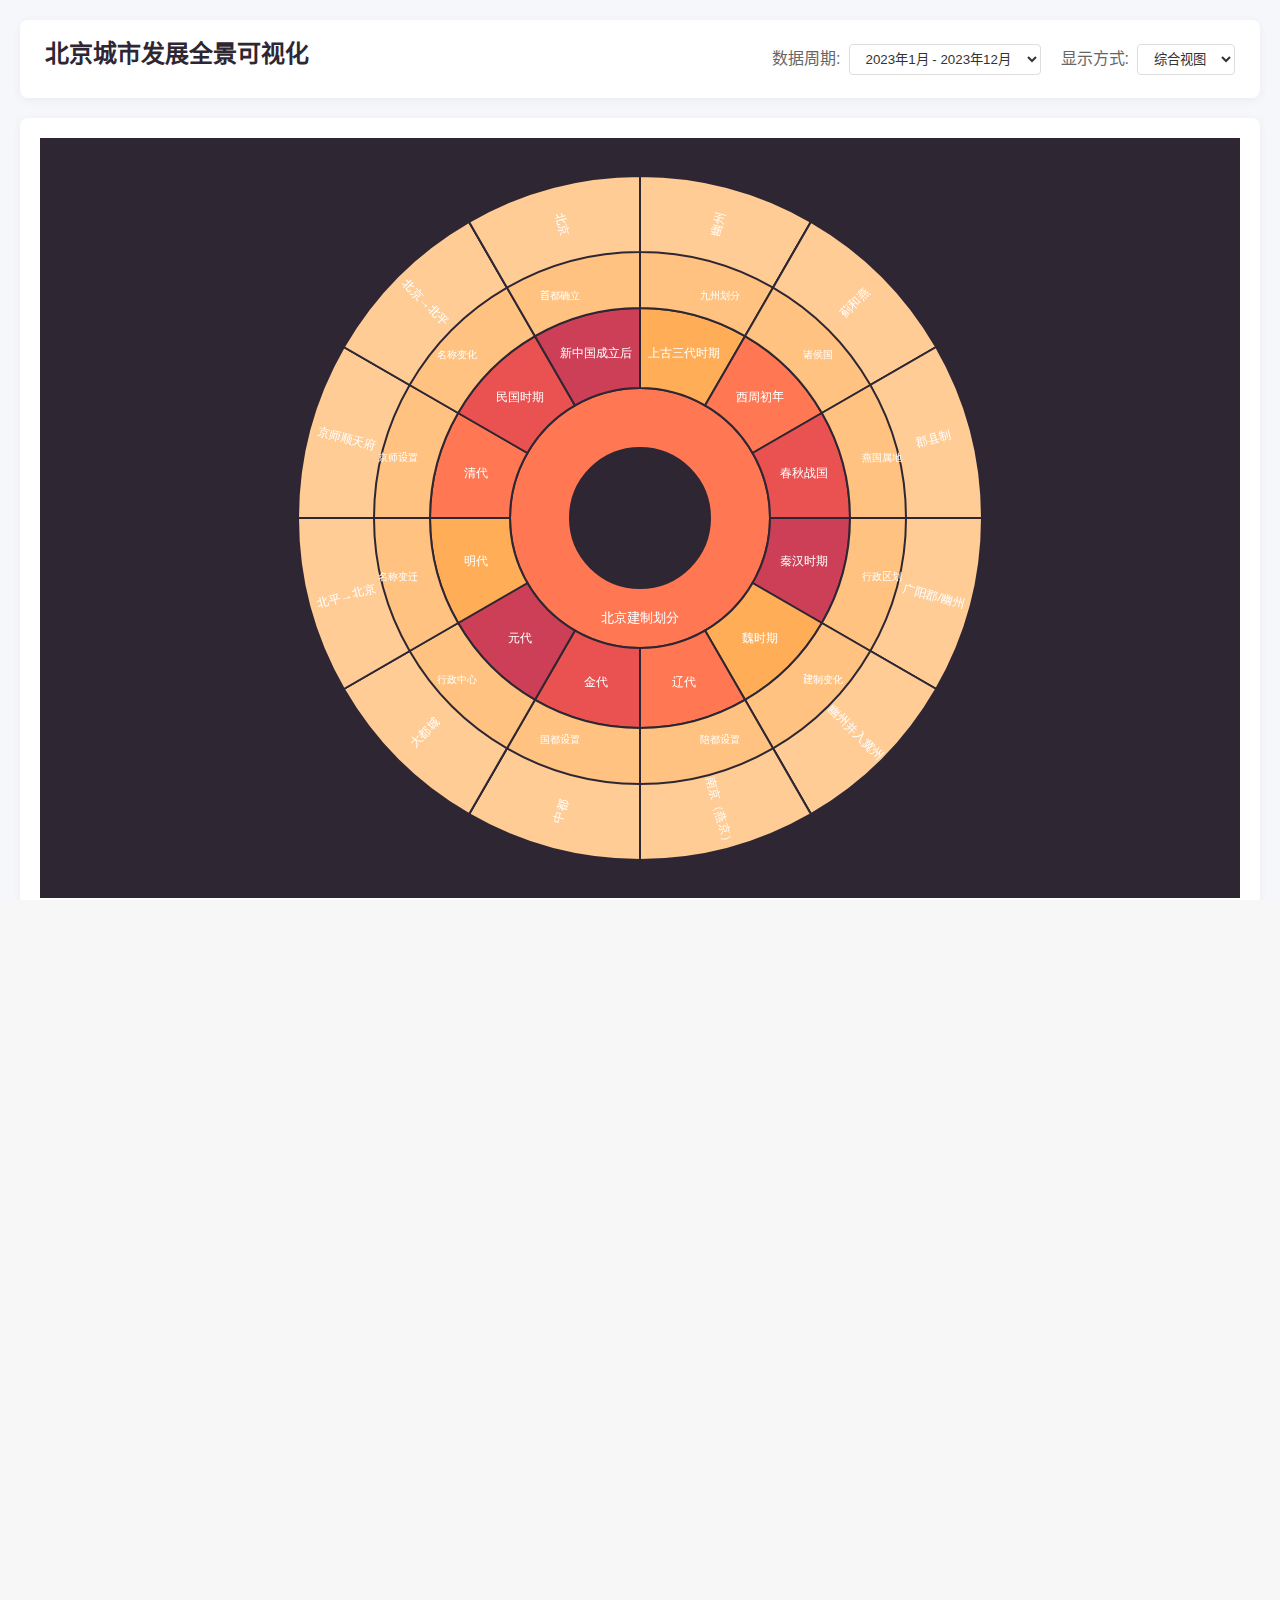
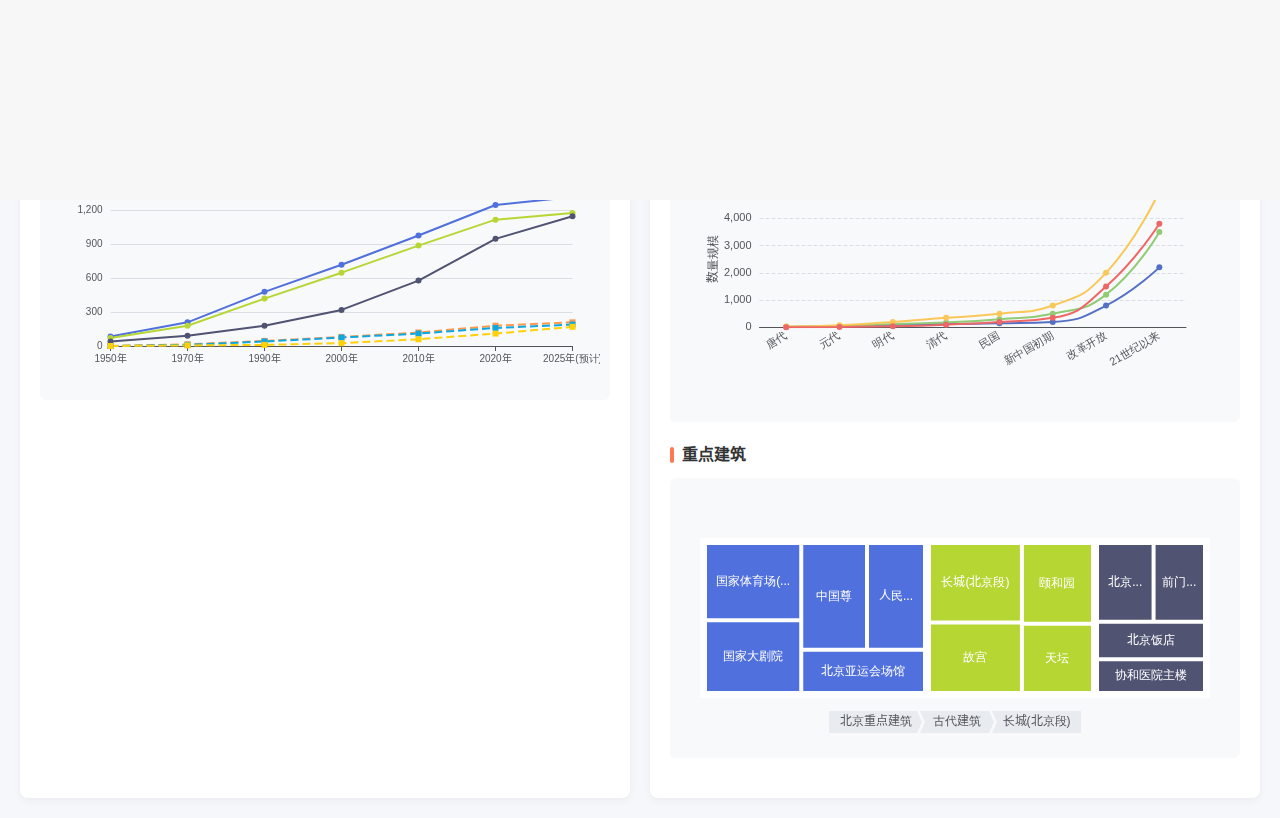
<file: 北京城建.html>
<!DOCTYPE html>
<html lang="zh-CN">

<head>
    <meta charset="UTF-8">
    <meta name="viewport" content="width=device-width, initial-scale=1.0">
    <title>北京城市发展全景可视化</title>
    <!-- 引入 ECharts 库 -->
    <!-- <script src="https://cdn.jsdelivr.net/npm/echarts@5.4.3/dist/echarts.min.js"></script> -->
    <script src="echarts.js"></script>
    <link rel="stylesheet" href="./css/跟踪导航栏.css">
    <link rel="stylesheet" href="./css/css.css">
    <style>
        /* 基础样式 */
        * {
            margin: 0;
            padding: 0;
            box-sizing: border-box;
            font-family: "Microsoft YaHei", Arial, sans-serif;
        }

        body {
            background-color: #f5f7fa;
            padding: 20px;
            line-height: 1.6;
        }

        /* 头部样式 */
        .header {
            display: flex;
            justify-content: space-between;
            align-items: center;
            background-color: #fff;
            padding: 15px 25px;
            border-radius: 8px;
            box-shadow: 0 2px 10px rgba(0, 0, 0, 0.05);
            margin-bottom: 20px;
            flex-wrap: wrap;
        }

        .header-title {
            font-size: 24px;
            font-weight: bold;
            color: #2E2733;
            margin-bottom: 10px;
        }

        .header-controls {
            display: flex;
            gap: 20px;
            flex-wrap: wrap;
        }

        .filter-group {
            display: flex;
            align-items: center;
            gap: 8px;
            color: #666;
        }

        select {
            padding: 6px 12px;
            border: 1px solid #ddd;
            border-radius: 4px;
            background-color: #fff;
            color: #333;
            cursor: pointer;
        }

        /* 内容网格布局 */
        .content-grid {
            display: grid;
            grid-template-columns: 1fr 1fr;
            gap: 20px;
        }

        /* 卡片通用样式 */
        .dashboard-card {
            background-color: #fff;
            border-radius: 8px;
            box-shadow: 0 2px 10px rgba(0, 0, 0, 0.05);
            padding: 20px;
            transition: transform 0.3s ease, box-shadow 0.3s ease;
        }

        .dashboard-card:hover {
            transform: translateY(-3px);
            box-shadow: 0 5px 15px rgba(0, 0, 0, 0.1);
        }

        .card-header {
            display: flex;
            justify-content: space-between;
            align-items: center;
            margin-bottom: 15px;
            padding-bottom: 10px;
            border-bottom: 1px solid #eee;
        }

        .card-title {
            font-size: 18px;
            font-weight: bold;
            color: #2E2733;
        }

        .card-actions {
            color: #999;
            font-size: 14px;
        }

        /* 旭日图容器 */
        #sunburst-container {
            grid-column: 1 / 3;
            height: 800px;

        }

        #main {
            width: 100%;
            height: 100%;
            border-radius: 8px;
        }

        /* 概览统计 */
        .overview-stats {
            display: flex;
            justify-content: space-between;
            gap: 15px;
            margin-bottom: 20px;
            flex-wrap: wrap;
        }

        .stat-item {
            flex: 1;
            min-width: 120px;
            text-align: center;
            padding: 15px;
            background-color: #f8f9fa;
            border-radius: 6px;
            position: relative;
            overflow: hidden;
        }

        .stat-item::before {
            content: '';
            position: absolute;
            top: 0;
            left: 0;
            width: 4px;
            height: 100%;
            background-color: #FF7853;
        }

        .stat-value {
            font-size: 22px;
            font-weight: bold;
            color: #2E2733;
            margin-bottom: 5px;
        }

        .stat-label {
            font-size: 14px;
            color: #666;
        }

        /* 图表区域 */
        .card-section {
            margin-bottom: 20px;
        }

        .section-title {
            font-size: 16px;
            font-weight: 600;
            color: #333;
            margin-bottom: 10px;
            display: flex;
            align-items: center;
        }

        .section-title::before {
            content: '';
            display: inline-block;
            width: 4px;
            height: 16px;
            background-color: #FF7853;
            margin-right: 8px;
            border-radius: 2px;
        }

        .chart-container {
            width: 100%;
            height: 280px;
            border-radius: 6px;
            background-color: #f8f9fa;
            padding: 10px;
            overflow: hidden;
        }

        .distribution-grid {
            display: grid;
            grid-template-columns: 1fr 1fr;
            gap: 15px;
        }

        /* 人口相关配套 */
        .demographics-grid {
            display: grid;
            grid-template-columns: 1fr 1fr;
            gap: 15px;
            margin-bottom: 20px;
        }

        .demographic-item {
            display: flex;
            flex-direction: column;
            gap: 8px;
        }

        .demographic-title {
            font-size: 14px;
            font-weight: 600;
            color: #333;
        }

        .demographic-label {
            font-size: 12px;
            color: #999;
            text-align: center;
        }

        /* 满意度调研 */
        .survey-grid {
            display: grid;
            grid-template-columns: 1fr 1fr 1fr 1fr 1fr;
            gap: 10px;
        }

        .survey-header {
            font-weight: 600;
            color: #333;
            padding: 8px 0;
            text-align: center;
            border-bottom: 1px solid #eee;
        }

        .survey-category {
            padding: 8px 0;
            color: #333;
            border-bottom: 1px solid #eee;
        }

        .survey-score {
            height: 60px;
            border-bottom: 1px solid #eee;
        }

        /* 近期动态 */
        .recent-filters {
            display: flex;
            gap: 15px;
            margin-bottom: 15px;
            flex-wrap: wrap;
        }

        .recent-filter select {
            padding: 6px 12px;
            border: 1px solid #ddd;
            border-radius: 4px;
        }

        .recent-list {
            display: flex;
            flex-direction: column;
            gap: 15px;
        }

        .recent-item {
            padding: 15px;
            background-color: #f8f9fa;
            border-radius: 6px;
            transition: background-color 0.3s ease;
        }

        .recent-item:hover {
            background-color: #f0f2f5;
        }

        .item-header {
            display: flex;
            justify-content: space-between;
            margin-bottom: 8px;
            font-size: 14px;
            color: #666;
        }

        .item-details {
            font-size: 16px;
            font-weight: 600;
            color: #333;
            margin-bottom: 8px;
        }

        .item-metrics {
            display: flex;
            flex-wrap: wrap;
            gap: 10px;
            font-size: 12px;
            color: #666;
        }

        .metric-value {
            font-weight: 600;
            color: #2E2733;
        }

        /* 响应式设计 */
        @media (max-width: 1200px) {
            .content-grid {
                grid-template-columns: 1fr;
            }

            #sunburst-container {
                grid-column: 1 / 2;
                height: 600px;
            }
        }

        @media (max-width: 768px) {

            .demographics-grid,
            .distribution-grid,
            .survey-grid {
                grid-template-columns: 1fr;
            }

            .header {
                flex-direction: column;
                align-items: flex-start;
            }

            .overview-stats {
                flex-direction: column;
            }

            .chart-container {
                height: 250px;
                /* 小屏幕下进一步减小图表高度 */
            }

            #sunburst-container {
                height: 500px;
            }
        }
        /* 过度动画 */
        .title {
            font-family: sans-serif;
            font-size: 10rem;
            color: #17f700;
            font-weight: 900;
            cursor: pointer;
        }

        .title span {
            font-size: 10rem;
            color: #f7f7f7;
        }

        .ceshi {
            float: right;
        }
    </style>
</head>

<body>
<!-- 过度动画 -->
    <div class="loading">
        <svg viewbox='0 0 50 50'>
            <circle r='25' cx='25' cy='25'></circle>
        </svg>
        <p>LOADING</p>
    </div>
    <!-- <p onclick="loading.in('./page2.html')" class="title">dasd </p> -->
    <!-- 在 <body> 内任意位置添加测试按钮 -->



    <script>
        // JIEJOE produce
        // b站主页：https://space.bilibili.com/3546390319860710
        const loading = {
            container: document.querySelector(".loading"),
            in(target) {
                this.container.classList.remove("loading_out");
                setTimeout(() => {
                    window.location.href = target;
                }, 1000)
            },
            out() {
                this.container.classList.add("loading_out");
            }
        };
        window.addEventListener("load", () => {
            loading.out();
        })
    </script>

<!-- 过度动画 -->


    <!-- 头部区域 -->
    <div class="header">
        <div class="header-title">北京城市发展全景可视化</div>
        <div class="header-controls">
            <div class="filter-group">
                <span class="filter-label">数据周期:</span>
                <select class="date-range">
                    <option>2023年1月 - 2023年12月</option>
                    <option>2022年1月 - 2022年12月</option>
                    <option>近6个月</option>
                    <option>自定义</option>
                </select>
            </div>
            <div class="filter-group">
                <span class="filter-label">显示方式:</span>
                <select class="view-mode">
                    <option>综合视图</option>
                    <option>数据视图</option>
                    <option>图表视图</option>
                </select>
            </div>
        </div>
    </div>

    <!-- 主要内容区域 -->
    <div class="content-grid">
        <!-- 1. 北京建制划分旭日图（跨两列） -->
        <div class="dashboard-card" id="sunburst-container">
            <!-- <div class="card-header">
                <div class="card-title">北京历史建制划分</div>
                <div class="card-actions">
                    <span>点击层级查看详情 | 可缩放交互</span>
                </div>
            </div> -->
            <div id="main"></div>
        </div>

        <!-- 2. 北京城建概览卡片 -->
        <div class="dashboard-card">
            <div class="card-header">
                <div class="card-title">城建数据概览</div>
                <div class="card-actions">

                </div>
            </div>

            <!-- 统计数据 -->
            <!-- <div class="overview-stats">
                <div class="stat-item">
                    <div class="stat-value">128.5万㎡</div>
                    <div class="stat-label">年度竣工面积</div>
                </div>
                <div class="stat-item">
                    <div class="stat-value">326</div>
                    <div class="stat-label">在建项目数量</div>
                </div>
                <div class="stat-item">
                    <div class="stat-value">86.7%</div>
                    <div class="stat-label">项目按时完成率</div>
                </div>
            </div> -->

            <!-- 区域分布图表 -->
            <div class="card-section">
                <h3 class="section-title">区域分布</h3>
                <div class="chart-container" id="region-chart"></div>
            </div>

            <!-- 项目类型分布 -->
            <div class="card-section">
                <h3 class="section-title">建制沿革变化</h3>
                <div class="distribution-grid">
                    <div class="chart-container" id="project-type-chart"></div>
                    <div class="chart-container" id="top-projects"></div>
                </div>
            </div>

            <!-- 建设趋势 -->
            <div class="card-section">
                <h3 class="section-title">交通发展</h3>
                <div class="chart-container" id="trend-chart"></div>
            </div>
        </div>

        <!-- 3. 人口相关城建配套卡片 -->
        <div class="dashboard-card">
            <div class="card-header">
                <div class="card-title">城建配套</div>
                <div class="card-actions">
                    <span>点击数据点查看详情</span>
                </div>
            </div>

            <div class="demographics-grid">
                <!-- 性别友好设施覆盖 -->
                <div class="demographic-item">
                    <h3 class="demographic-title">建筑类型及分布</h3>
                    <div class="chart-container" id="gender-facility-chart"></div>
                    <div class="demographic-label">覆盖率对比</div>
                </div>

                <!-- 各年龄段配套设施 -->
                <div class="demographic-item">
                    <h3 class="demographic-title">建筑分布</h3>
                    <div class="chart-container" id="age-facility-chart"></div>
                    <div class="demographic-label">设施数量分布</div>
                </div>
            </div>

            <!-- 教育配套建设 -->
            <div class="card-section">
                <h3 class="section-title">自然环境</h3>
                <div class="chart-container" id="education-facility-chart"></div>
            </div>

            <!-- 交通配套建设 -->
            <div class="card-section">
                <h3 class="section-title">人口及相关配套设施</h3>
                <div class="chart-container" id="transportation-chart"></div>
            </div>

            <!-- 医疗配套建设 -->
            <div class="card-section">
                <h3 class="section-title">重点建筑</h3>
                <div class="chart-container" id="medical-chart"></div>
            </div>
        </div>

        <!-- 4. 城建满意度调研卡片 -->


        <!-- 5. 近期城建动态卡片 -->

    </div>

<!-- 底边导航栏 -->
<div class="bor">
        <div class="nav1">
            <ul>
                <li><a onclick="loading.in('./index.html')" style="cursor: pointer;">首页</a></li>
                <li><a onclick="loading.in('./北京城建.html')" style="cursor: pointer;">城市建设</a></li>
                <li><a onclick="loading.in('./社会人文.html')" style="cursor: pointer;">社会人文</a></li>
                <li><a onclick="loading.in('./自然环境.html')" style="cursor: pointer;">自然环境</a></li>
                <li><a onclick="loading.in('./环境演化.html')" style="cursor: pointer;">环境演化</a></li>
                <li><a onclick="loading.in('./城市演变.html')" style="cursor: pointer;">城市演变</a></li>
                <div class="nav-box"></div>
            </ul>
        </div>
    </div>
<!-- 底边导航栏 -->

    <script>
        const header = document.querySelector('header');
        const img = document.querySelector('.img');
        let scrollDistance = 0;
        let requestId = null;
        function updateHeaderClipPath() {
            const clipPathValue = `polygon(0 0, 100% 0%, 100% ${(scrollDistance <= 600) ? 100 - ((scrollDistance / 600) * 60) : 75}%, 0 100%)`;
            header.style.clipPath = clipPathValue;
            const scaleValue = 1 + ((scrollDistance / 600) * 1);
            img.style.transform = `scale(${scaleValue})`;
            const opacityValue = (scrollDistance / 600);
        }
        function scrollHandler(event) {
            if (event.deltaY < 0) {
                scrollDistance = Math.max(0, scrollDistance + event.deltaY);
            } else {
                scrollDistance = Math.min(600, scrollDistance + event.deltaY);
            }
            if (!requestId) {
                requestId = window.requestAnimationFrame(() => {
                    updateHeaderClipPath();
                    requestId = null;
                });
            }
        }
        window.addEventListener('wheel', scrollHandler);
    </script>

    <script>
        // 初始化所有图表
        function initCharts() {
            // 初始化旭日图
            initSunburstChart();

            // 初始化其他图表
            initRegionChart();
            initProjectTypeChart();
            initTopProjectsChart();
            initTrendChart();
            initGenderFacilityChart();
            initAgeFacilityChart();
            initEducationFacilityChart();
            initTransportationChart();
            initMedicalChart();
            initSurveyCharts();

            // 响应窗口大小变化
            window.addEventListener('resize', function () {
                Object.values(charts).forEach(chart => {
                    chart.resize();
                });
            });
        }

        // 存储所有图表实例
        const charts = {};

        // 1. 初始化旭日图
        function initSunburstChart() {
            const chartDom = document.getElementById('main');
            charts.sunburst = echarts.init(chartDom);

            // 颜色配置
            const colors = ['#FFAE57', '#FF7853', '#EA5151', '#CC3F57', '#FFAE57'];
            const bgColor = '#2E2733';
            const itemStyle = {
                period1: { color: colors[0] },
                period2: { color: colors[1] },
                period3: { color: colors[2] },
                period4: { color: colors[3] }
            };

            // 数据结构
            const data = {
                name: '北京建制划分',
                itemStyle: { color: colors[1] },
                children: [
                    {
                        name: '上古三代时期',
                        itemStyle: itemStyle.period1,
                        children: [
                            {
                                name: '九州划分',
                                value: 1,
                                children: [{
                                    name: '幽州',
                                    value: 1,
                                    description: '部分记载中"幽州"指包括今北京在内的河北北部地区'
                                }]
                            }
                        ]
                    },
                    {
                        name: '西周初年',
                        itemStyle: itemStyle.period2,
                        children: [
                            {
                                name: '诸侯国',
                                value: 1,
                                children: [{
                                    name: '蓟和燕',
                                    value: 1,
                                    description: '今北京地区最早的建置'
                                }]
                            }
                        ]
                    },
                    {
                        name: '春秋战国',
                        itemStyle: itemStyle.period3,
                        children: [
                            {
                                name: '燕国属地',
                                value: 1,
                                children: [{
                                    name: '郡县制',
                                    value: 1,
                                    description: '开始在边远地区设郡、县'
                                }]
                            }
                        ]
                    },
                    {
                        name: '秦汉时期',
                        itemStyle: itemStyle.period4,
                        children: [
                            {
                                name: '行政区划',
                                value: 1,
                                children: [{
                                    name: '广阳郡/幽州',
                                    value: 1,
                                    description: '秦属广阳郡；汉属幽州管辖'
                                }]
                            }
                        ]
                    },
                    {
                        name: '魏时期',
                        itemStyle: itemStyle.period1,
                        children: [
                            {
                                name: '建制变化',
                                value: 1,
                                children: [{
                                    name: '幽州并入冀州',
                                    value: 1,
                                    description: '建安十八年省幽州，原属幽州诸郡归冀州'
                                }]
                            }
                        ]
                    },
                    {
                        name: '辽代',
                        itemStyle: itemStyle.period2,
                        children: [
                            {
                                name: '陪都设置',
                                value: 1,
                                children: [{
                                    name: '南京（燕京）',
                                    value: 1,
                                    description: '天会元年升幽州为南京，号燕京，建为陪都'
                                }]
                            }
                        ]
                    },
                    {
                        name: '金代',
                        itemStyle: itemStyle.period3,
                        children: [
                            {
                                name: '国都设置',
                                value: 1,
                                children: [{
                                    name: '中都',
                                    value: 1,
                                    description: '贞元元年改燕京为中都，定为国都'
                                }]
                            }
                        ]
                    },
                    {
                        name: '元代',
                        itemStyle: itemStyle.period4,
                        children: [
                            {
                                name: '行政中心',
                                value: 1,
                                children: [{
                                    name: '大都城',
                                    value: 1,
                                    description: '设中书省、尚书省、御史台衙署等'
                                }]
                            }
                        ]
                    },
                    {
                        name: '明代',
                        itemStyle: itemStyle.period1,
                        children: [
                            {
                                name: '名称变迁',
                                value: 1,
                                children: [{
                                    name: '北平→北京',
                                    value: 1,
                                    description: '朱元璋时期称北平府，永乐元年改北平为北京'
                                }]
                            }
                        ]
                    },
                    {
                        name: '清代',
                        itemStyle: itemStyle.period2,
                        children: [
                            {
                                name: '京师设置',
                                value: 1,
                                children: [{
                                    name: '京师顺天府',
                                    value: 1,
                                    description: '有特殊行政体系，设步军统领衙门等'
                                }]
                            }
                        ]
                    },
                    {
                        name: '民国时期',
                        itemStyle: itemStyle.period3,
                        children: [
                            {
                                name: '名称变化',
                                value: 1,
                                children: [{
                                    name: '北京→北平',
                                    value: 1,
                                    description: '1928年改为北平特别市，为院辖市'
                                }]
                            }
                        ]
                    },
                    {
                        name: '新中国成立后',
                        itemStyle: itemStyle.period4,
                        children: [
                            {
                                name: '首都确立',
                                value: 1,
                                children: [{
                                    name: '北京',
                                    value: 1,
                                    description: '1949年9月27日，定为首都'
                                }]
                            }
                        ]
                    }
                ]
            };

            // 配置旭日图
            const option = {
                backgroundColor: bgColor,
                color: colors,
                tooltip: {
                    formatter: function (params) {
                        return `<strong>${params.name}</strong><br/>${params.data.description || ''}`;
                    }
                },
                series: [
                    {
                        type: 'sunburst',
                        center: ['50%', '50%'],
                        radius: ['10%', '90%'],
                        data: [data],
                        sort: null,
                        label: {
                            color: '#fff',
                            fontSize: 12,
                            overflow: 'truncate',
                            ellipsis: '...'
                        },
                        itemStyle: {
                            borderColor: bgColor,
                            borderWidth: 2
                        },
                        levels: [
                            {
                                // 最内层
                                r0: 0,
                                r: 70,
                                label: {
                                    fontSize: 16,
                                    rotate: 0,
                                    position: 'center'
                                }
                            },
                            {
                                // 第二层（历史时期）
                                r0: 70,
                                r: 130,
                                label: {
                                    fontSize: 13,
                                    rotate: 0,
                                    position: 'inside',
                                    horizontalAlign: 'middle',
                                    verticalAlign: 'middle'
                                }
                            },
                            {
                                // 第三层
                                r0: 130,
                                r: 210,
                                label: {
                                    fontSize: 12,
                                    rotate: function (params) {
                                        const angle = (params.startAngle + params.endAngle) / 2;
                                        return angle > 90 && angle < 270 ? angle + 180 : angle;
                                    },
                                    position: 'middle',
                                    align: 'center'
                                }
                            },
                            {
                                // 最外层
                                r0: 210,
                                r: '90%',
                                label: {
                                    fontSize: 10,
                                    rotate: 0,
                                    distance: 20,
                                    align: 'left'
                                }
                            }
                        ]
                    }
                ]
            };

            charts.sunburst.setOption(option);
        }

        // 2. 初始化区域分布图表
        function initRegionChart() {
            const chartDom = document.getElementById('region-chart');
            charts.region = echarts.init(chartDom);

            const option = {
                tooltip: {
                    trigger: 'item'
                },
                legend: {
                    top: '5%',
                    left: 'center'
                },
                series: [
                    {
                        name: '项目数量',
                        type: 'pie',
                        radius: ['40%', '70%'],
                        avoidLabelOverlap: false,
                        itemStyle: {
                            borderRadius: 10,
                            borderColor: '#fff',
                            borderWidth: 2
                        },
                        label: {
                            show: false,
                            position: 'center'
                        },
                        emphasis: {
                            label: {
                                show: true,
                                fontSize: 16,
                                fontWeight: 'bold'
                            }
                        },
                        labelLine: {
                            show: false
                        },
                        data: [
                            { value: 86, name: '朝阳区' },
                            { value: 65, name: '海淀区' },
                            { value: 42, name: '丰台区' },
                            { value: 38, name: '西城区' },
                            { value: 32, name: '东城区' },
                            { value: 63, name: '其他区域' }
                        ]
                    }
                ]
            };

            charts.region.setOption(option);
        }

        // 3. 初始化项目类型图表
        function initProjectTypeChart() {
            const chartDom = document.getElementById('project-type-chart');
            charts.projectType = echarts.init(chartDom);


            const option = {
                tooltip: {
                    trigger: 'axis',
                    axisPointer: { type: 'shadow' },
                    formatter: function (params) {
                        const item = params[0];
                        const details = {
                            '西周': '燕国都城，称"蓟"，是北京最早的城市雏形',
                            '秦汉': '设广阳郡，管辖蓟城及周边地区',
                            '隋唐': '为幽州治所，北方军事重镇',
                            '辽金': '辽为南京，金升为中都，首次成为王朝都城',
                            '元代': '定名"大都"，成为全国政治中心',
                            '明代': '初为北平府，后迁都定名"京师"，设顺天府',
                            '清代': '沿用京师称号，顺天府管辖范围扩大',
                            '民国': '1928年改称"北平市"，为特别市',
                            '新中国': '1949年定为首都，称"北京市"，中央直辖市'
                        };
                        return `${item.name}<br/>
                    建制名称：${item.data.name}<br/>
                    管辖范围：${item.data.value} 个县域（含近似辖区）<br/>
                    说明：${details[item.name]}`;
                    }
                },
                title: {
                    text: '北京建制沿革关键节点',
                    left: 'center',
                    textStyle: { fontSize: 14 },
                    top: 5 // 标题上移，节省空间
                },
                grid: {
                    left: '15%',
                    right: '8%',
                    bottom: '15%', // 关键：增加底部留白，避免X轴名称被遮挡
                    top: '12%',
                    containLabel: true
                },
                xAxis: {
                    type: 'value',
                    name: '管辖县域数量（含近似辖区）',
                    nameTextStyle: {
                        fontSize: 12,
                        padding: [10, 0, 0, 0] // 名称向下偏移，远离轴线
                    },
                    nameLocation: 'middle', // 名称居中显示
                    nameGap: 30, // 名称与轴线的距离加大
                    axisLabel: { fontSize: 10 }
                },
                yAxis: {
                    type: 'category',
                    data: ['西周', '秦汉', '隋唐', '辽金', '元代', '明代', '清代', '民国', '新中国'],
                    axisLabel: { fontSize: 12, interval: 0 }
                },
                series: [
                    {
                        name: '建制信息',
                        type: 'bar',
                        data: [
                            { name: '蓟城', level: '诸侯国都城', value: 3 },
                            { name: '广阳郡', level: '郡级', value: 8 },
                            { name: '幽州', level: '州级', value: 12 },
                            { name: '中都', level: '王朝都城', value: 15 },
                            { name: '大都', level: '全国首都', value: 20 },
                            { name: '京师', level: '全国首都', value: 22 },
                            { name: '顺天府', level: '首都辖区', value: 25 },
                            { name: '北平市', level: '特别市', value: 18 },
                            { name: '北京市', level: '直辖市', value: 16 }
                        ],
                        label: {
                            show: true,
                            position: 'right',
                            formatter: '{c}',
                            fontSize: 10
                        },
                        itemStyle: {
                            color: function (params) {
                                const isCapital = ['诸侯国都城', '王朝都城', '全国首都', '首都辖区'].includes(params.data.level);
                                return isCapital ? '#E53935' : '#1E88E5';
                            }
                        }
                    }
                ]
            };

            charts.projectType.setOption(option);
        }

        // 4. 初始化重点项目图表
        function initTopProjectsChart() {
            const chartDom = document.getElementById('top-projects');
            charts.topProjects = echarts.init(chartDom);



            const option = {
                tooltip: {
                    trigger: 'item',
                    formatter: '{a}<br/>{b}: {c}年 ({d}%)'
                },
                title: {
                    text: '北京建制沿革阶段占比',
                    left: 'right',
                    top: -1,
                    textStyle: { fontSize: 14 }
                },
                legend: {
                    orient: 'horizontal',
                    bottom: 10,
                    left: 'center',
                    data: ['诸侯国都城', '地方行政单位', '王朝都城', '现代直辖市'],
                    itemWidth: 12,
                    itemHeight: 12,
                    textStyle: { fontSize: 10 }
                },
                series: [
                    {
                        name: '建制时期',
                        type: 'pie',
                        radius: '60%',
                        center: ['50%', '40%'],
                        data: [
                            {
                                value: 822,
                                name: '诸侯国都城',
                                itemStyle: { color: '#CD5C5C' },
                                label: {
                                    formatter: '{b}\n{d}%',
                                    fontSize: 10
                                }
                            },
                            {
                                value: 1187,
                                name: '地方行政单位',
                                itemStyle: { color: '#4682B4' },
                                label: {
                                    formatter: '{b}\n{d}%',
                                    fontSize: 10
                                }
                            },
                            {
                                value: 747,
                                name: '王朝都城',
                                itemStyle: { color: '#DAA520' },
                                label: {
                                    formatter: '{b}\n{d}%',
                                    fontSize: 10
                                }
                            },
                            {
                                value: 114,
                                name: '现代直辖市',
                                itemStyle: { color: '#20B2AA' },
                                label: {
                                    formatter: '{b}\n{d}%',
                                    fontSize: 10
                                }
                            }
                        ],
                        emphasis: {
                            itemStyle: {
                                shadowBlur: 10,
                                shadowOffsetX: 0,
                                shadowColor: 'rgba(0, 0, 0, 0.5)'
                            }
                        }
                    }
                ]
            };

            charts.topProjects.setOption(option);
        }

        // 5. 初始化建设趋势图表
        function initTrendChart() {
            const chartDom = document.getElementById('trend-chart');
            charts.trend = echarts.init(chartDom);

            // const option = {
            //     tooltip: {
            //         trigger: 'axis'
            //     },
            //     legend: {
            //         data: ['竣工面积(万㎡)', '新开项目数']
            //     },
            //     grid: {
            //         left: '3%',
            //         right: '4%',
            //         bottom: '3%',
            //         containLabel: true
            //     },
            //     xAxis: {
            //         type: 'category',
            //         boundaryGap: false,
            //         data: ['1月', '2月', '3月', '4月', '5月', '6月', '7月', '8月', '9月', '10月', '11月', '12月']
            //     },
            //     yAxis: {
            //         type: 'value'
            //     },
            //     series: [
            //         {
            //             name: '竣工面积(万㎡)',
            //             type: 'line',
            //             stack: 'Total',
            //             data: [8.5, 7.2, 10.8, 12.3, 15.6, 14.2, 16.8, 18.5, 12.4, 9.8, 7.5, 5.9],
            //             lineStyle: {
            //                 width: 3
            //             },
            //             symbol: 'circle',
            //             symbolSize: 8
            //         },
            //         {
            //             name: '新开项目数',
            //             type: 'line',
            //             stack: 'Total',
            //             data: [12, 8, 15, 22, 28, 32, 26, 24, 18, 15, 10, 8],
            //             lineStyle: {
            //                 width: 3
            //             },
            //             symbol: 'circle',
            //             symbolSize: 8
            //         }
            //     ]
            // };

            const option = {
                tooltip: {
                    trigger: 'axis'
                },
                legend: {
                    type: 'scroll', // 开启滚动，当图例过多时可滚动查看
                    orient: 'horizontal',
                    left: 'center',
                    top: '10%',
                    itemWidth: 12,
                    itemHeight: 12,
                    textStyle: {
                        fontSize: 10
                    }
                },
                grid: {
                    left: '5%',
                    right: '5%',
                    top: '18%',
                    bottom: '10%',
                    containLabel: true
                },
                xAxis: {
                    type: 'category',
                    boundaryGap: false,
                    data: ['1950年', '1970年', '1990年', '2000年', '2010年', '2020年', '2025年(预计)'],
                    axisLabel: {
                        fontSize: 10
                    }
                },
                yAxis: {
                    type: 'value',
                    name: '长度(公里)',
                    axisLabel: {
                        fontSize: 10
                    }
                },
                series: [
                    {
                        name: '朝阳道路里程',
                        type: 'line',
                        data: [85, 210, 480, 720, 980, 1250, 1320],
                        lineStyle: {
                            width: 2
                        },
                        symbol: 'circle',
                        symbolSize: 6
                    },
                    {
                        name: '海淀道路里程',
                        type: 'line',
                        data: [70, 180, 420, 650, 890, 1120, 1180],
                        lineStyle: {
                            width: 2
                        },
                        symbol: 'circle',
                        symbolSize: 6
                    },
                    {
                        name: '通州道路里程',
                        type: 'line',
                        data: [40, 90, 180, 320, 580, 950, 1150],
                        lineStyle: {
                            width: 2
                        },
                        symbol: 'circle',
                        symbolSize: 6
                    },
                    {
                        name: '朝阳轨道长度',
                        type: 'line',
                        data: [0, 15, 45, 80, 120, 180, 210],
                        lineStyle: {
                            width: 2,
                            type: 'dashed'
                        },
                        symbol: 'square',
                        symbolSize: 6
                    },
                    {
                        name: '海淀轨道长度',
                        type: 'line',
                        data: [0, 10, 40, 75, 110, 160, 190],
                        lineStyle: {
                            width: 2,
                            type: 'dashed'
                        },
                        symbol: 'square',
                        symbolSize: 6
                    },
                    {
                        name: '通州轨道长度',
                        type: 'line',
                        data: [0, 5, 10, 25, 60, 110, 170],
                        lineStyle: {
                            width: 2,
                            type: 'dashed'
                        },
                        symbol: 'square',
                        symbolSize: 6
                    }
                ]
            };


            charts.trend.setOption(option);
        }






        // 6. 初始化性别友好设施图表
        function initGenderFacilityChart() {
            const chartDom = document.getElementById('gender-facility-chart');
            charts.genderFacility = echarts.init(chartDom);


            const option = {
                tooltip: {
                    trigger: 'axis',
                    axisPointer: { type: 'shadow' },
                    formatter: function (params) {
                        let res = `${params[0].name}<br/>`;
                        params.forEach(item => {
                            res += `${item.marker} ${item.seriesName}：${item.value} 处<br/>`;
                        });
                        return res;
                    }
                },
                title: {
                    text: '北京建筑类型变化',
                    left: 'center',
                    textStyle: { fontSize: 14 }
                },
                legend: {
                    type: 'scroll',
                    bottom: 0,
                    data: [
                        { name: '皇家建筑', icon: 'rect', textStyle: { color: '#DAA520' } },
                        { name: '民居建筑', icon: 'rect', textStyle: { color: '#CD853F' } },
                        { name: '现代建筑', icon: 'rect', textStyle: { color: '#87CEFA' } }
                    ],
                    formatter: '{name}',
                    colorDesc: {
                        '皇家建筑': '金/皇权',
                        '民居建筑': '棕/传统',
                        '现代建筑': '蓝/现代'
                    }
                },
                grid: {
                    left: '2%',
                    right: '2%',
                    bottom: '12%',
                    top: '10%',
                    containLabel: true
                },
                xAxis: {
                    type: 'category',
                    data: ['元代', '明代', '清代', '民国', '现代', '当代'],
                    axisLabel: { fontSize: 10, rotate: 10 }
                },
                yAxis: {
                    type: 'value',
                    name: '数量',
                    nameTextStyle: { fontSize: 12 },
                    axisLabel: { fontSize: 10 }
                },
                series: [
                    {
                        name: '皇家建筑',
                        type: 'bar',
                        data: [38, 65, 82, 78, 75, 70],
                        itemStyle: { color: '#DAA520' }
                    },
                    {
                        name: '民居建筑',
                        type: 'bar',
                        data: [120, 180, 210, 190, 150, 90],
                        itemStyle: { color: '#CD853F' }
                    },
                    {
                        name: '现代建筑',
                        type: 'bar',
                        data: [0, 0, 0, 30, 120, 280],
                        itemStyle: { color: '#87CEFA' }
                    }
                ]
            };

            charts.genderFacility.setOption(option);
        }

        // 7. 初始化年龄段配套设施图表
        function initAgeFacilityChart() {
            const chartDom = document.getElementById('age-facility-chart');
            charts.ageFacility = echarts.init(chartDom);

            // const option = {
            //     tooltip: {
            //         trigger: 'item'
            //     },
            //     legend: {
            //         top: '5%',
            //         left: 'center'
            //     },
            //     series: [
            //         {
            //             name: '设施数量',
            //             type: 'pie',
            //             radius: ['40%', '70%'],
            //             avoidLabelOverlap: false,
            //             itemStyle: {
            //                 borderRadius: 10,
            //                 borderColor: '#fff',
            //                 borderWidth: 2
            //             },
            //             label: {
            //                 show: false,
            //                 position: 'center'
            //             },
            //             emphasis: {
            //                 label: {
            //                     show: true,
            //                     fontSize: 16,
            //                     fontWeight: 'bold'
            //                 }
            //             },
            //             labelLine: {
            //                 show: false
            //             },
            //             data: [
            //                 { value: 42, name: '儿童设施' },
            //                 { value: 58, name: '青少年设施' },
            //                 { value: 75, name: '成人设施' },
            //                 { value: 63, name: '老年设施' }
            //             ]
            //         }
            //     ]
            // };

            const option = {
                tooltip: {
                    trigger: 'item'
                },
                legend: {
                    top: '5%',
                    left: 'center'
                },
                series: [
                    {
                        name: '北京重点建筑数量',
                        type: 'pie',
                        radius: ['40%', '70%'],
                        avoidLabelOverlap: false,
                        itemStyle: {
                            borderRadius: 10,
                            borderColor: '#fff',
                            borderWidth: 2
                        },
                        label: {
                            show: false,
                            position: 'center'
                        },
                        emphasis: {
                            label: {
                                show: true,
                                fontSize: 16,
                                fontWeight: 'bold'
                            }
                        },
                        labelLine: {
                            show: false
                        },
                        data: [
                            { value: 38, name: '历史古迹' },
                            { value: 52, name: '现代地标' },
                            { value: 29, name: '文化场馆' },
                            { value: 45, name: '商业建筑' },
                            { value: 31, name: '行政建筑' }
                        ]
                    }
                ]
            };



            charts.ageFacility.setOption(option);
        }

        // 8. 初始化教育配套建设图表
        function initEducationFacilityChart() {
            const chartDom = document.getElementById('education-facility-chart');
            charts.educationFacility = echarts.init(chartDom);

            // const option = {
            //     tooltip: {
            //         trigger: 'axis',
            //         axisPointer: {
            //             type: 'shadow'
            //         }
            //     },
            //     legend: {
            //         data: ['幼儿园', '小学', '中学', '大学']
            //     },
            //     grid: {
            //         left: '3%',
            //         right: '4%',
            //         bottom: '3%',
            //         containLabel: true
            //     },
            //     xAxis: {
            //         type: 'value'
            //     },
            //     yAxis: {
            //         type: 'category',
            //         data: ['东城区', '西城区', '朝阳区', '海淀区', '丰台区', '其他区域']
            //     },
            //     series: [
            //         {
            //             name: '幼儿园',
            //             type: 'bar',
            //             stack: 'total',
            //             emphasis: {
            //                 focus: 'series'
            //             },
            //             data: [28, 32, 65, 58, 42, 95]
            //         },
            //         {
            //             name: '小学',
            //             type: 'bar',
            //             stack: 'total',
            //             emphasis: {
            //                 focus: 'series'
            //             },
            //             data: [15, 18, 32, 36, 25, 58]
            //         },
            //         {
            //             name: '中学',
            //             type: 'bar',
            //             stack: 'total',
            //             emphasis: {
            //                 focus: 'series'
            //             },
            //             data: [10, 12, 22, 28, 18, 42]
            //         },
            //         {
            //             name: '大学',
            //             type: 'bar',
            //             stack: 'total',
            //             emphasis: {
            //                 focus: 'series'
            //             },
            //             data: [3, 2, 5, 18, 2, 15]
            //         }
            //     ]
            // };
            const option = {
                tooltip: {
                    trigger: 'axis',
                    axisPointer: {
                        type: 'shadow'
                    }
                },
                legend: {
                    data: ['森林覆盖', '水域面积', '湿地面积', '荒漠面积'],
                    right: '10%',
                    top: '5%',
                    orient: 'horizontal'
                },
                grid: {
                    left: '12%',
                    right: '10%',
                    bottom: '8%',
                    containLabel: true
                },
                xAxis: {
                    type: 'value',
                    name: '占比(%)',
                    nameLocation: 'middle',
                    nameGap: 30,
                    axisLabel: {
                        formatter: '{value}'
                    }
                },
                yAxis: {
                    type: 'category',
                    data: ['远古时期', '唐宋时期', '1980年', '民国时期', '新中国成立', '改革开放', '2024年'],
                    axisLabel: {
                        interval: 0,
                        fontSize: 12
                    }
                },
                series: [
                    {
                        name: '森林覆盖',
                        type: 'bar',
                        stack: 'total',
                        emphasis: { focus: 'series' },
                        data: [75, 62, 16.6, 32, 1.3, 38, 44.95],
                        itemStyle: { color: '#4895ef' }
                    },
                    {
                        name: '水域面积',
                        type: 'bar',
                        stack: 'total',
                        emphasis: { focus: 'series' },
                        data: [50, 18, 15.28, 10, 8, 12, 3.6],
                        itemStyle: { color: '#a2d9ce' }
                    },
                    {
                        name: '湿地面积',
                        type: 'bar',
                        stack: 'total',
                        emphasis: { focus: 'series' },
                        data: [33, 10, 7, 5, 4, 6, 9],
                        itemStyle: { color: '#6b5b95' }
                    },
                    {
                        name: '荒漠面积',
                        type: 'bar',
                        stack: 'total',
                        emphasis: { focus: 'series' },
                        data: [2, 10, 30, 53, 63, 44, 5],
                        itemStyle: { color: '#f6bd60' }
                    }
                ]
            };

            charts.educationFacility.setOption(option);
        }

        // 9. 初始化交通配套建设图表
        function initTransportationChart() {
            const chartDom = document.getElementById('transportation-chart');
            charts.transportation = echarts.init(chartDom);

            // const option = {
            //     tooltip: {
            //         trigger: 'axis'
            //     },
            //     legend: {
            //         data: ['2020', '2021', '2022', '2023']
            //     },
            //     grid: {
            //         left: '3%',
            //         right: '4%',
            //         bottom: '3%',
            //         containLabel: true
            //     },
            //     xAxis: {
            //         type: 'category',
            //         boundaryGap: false,
            //         data: ['地铁线路', '公交路线', '共享单车点', '停车场', '充电桩']
            //     },
            //     yAxis: {
            //         type: 'value'
            //     },
            //     series: [
            //         {
            //             name: '2020',
            //             type: 'line',
            //             data: [23, 850, 3200, 1250, 8500]
            //         },
            //         {
            //             name: '2021',
            //             type: 'line',
            //             data: [24, 870, 3500, 1320, 12500]
            //         },
            //         {
            //             name: '2022',
            //             type: 'line',
            //             data: [27, 890, 3800, 1450, 18200]
            //         },
            //         {
            //             name: '2023',
            //             type: 'line',
            //             data: [30, 920, 4200, 1580, 25600]
            //         }
            //     ]
            // };

            const option = {
                tooltip: {
                    trigger: 'axis',
                    axisPointer: {
                        type: 'shadow' // 增加坐标轴指示器，方便定位数据点
                    }
                },
                legend: {
                    data: ['人口(万)', '文化场所(处)', '商贸市场(个)', '教育机构(所)'],
                    top: '10px', // 固定图例在顶部，避免与图表重叠
                    left: 'center', // 居中显示，节省横向空间
                    orient: 'horizontal',
                    itemWidth: 12, // 缩小图例图标
                    itemHeight: 12,
                    textStyle: { fontSize: 12 } // 减小图例文字
                },
                grid: {
                    left: '8%',   // 增大左侧间距
                    right: '8%',  // 增大右侧间距
                    bottom: '15%', // 增大底部间距（避免X轴标签重叠）
                    top: '15%',   // 预留图例空间
                    containLabel: true
                },
                xAxis: {
                    type: 'category',
                    boundaryGap: true, // 开启间距，避免数据点挤在边缘
                    data: ['唐代', '元代', '明代', '清代', '民国', '新中国初期', '改革开放', '21世纪以来'],
                    axisLabel: {
                        interval: 0,
                        rotate: 30, // 轻微旋转X轴标签，避免文字重叠
                        fontSize: 11 // 减小字体
                    }
                },
                yAxis: {
                    type: 'value',
                    name: '数量规模',
                    nameLocation: 'middle',
                    nameGap: 40,
                    nameTextStyle: { fontSize: 12 },
                    axisLabel: { fontSize: 11 }, // 减小Y轴文字
                    splitLine: { lineStyle: { type: 'dashed' } } // 虚线网格，减轻视觉压力
                },
                series: [
                    {
                        name: '人口(万)',
                        type: 'line',
                        smooth: true,
                        symbol: 'circle', // 显示数据点
                        symbolSize: 6, // 缩小数据点
                        lineStyle: { width: 2 }, // 线条加粗，增强区分度
                        data: [15, 40, 80, 120, 150, 200, 800, 2200]
                    },
                    {
                        name: '文化场所(处)',
                        type: 'line',
                        smooth: true,
                        symbol: 'circle',
                        symbolSize: 6,
                        lineStyle: { width: 2 },
                        data: [20, 50, 120, 180, 300, 500, 1200, 3500]
                    },
                    {
                        name: '商贸市场(个)',
                        type: 'line',
                        smooth: true,
                        symbol: 'circle',
                        symbolSize: 6,
                        lineStyle: { width: 2 },
                        data: [30, 80, 200, 350, 500, 800, 2000, 5000]
                    },
                    {
                        name: '教育机构(所)',
                        type: 'line',
                        smooth: true,
                        symbol: 'circle',
                        symbolSize: 6,
                        lineStyle: { width: 2 },
                        data: [5, 15, 40, 100, 200, 350, 1500, 3800]
                    }
                ],
                // 自定义颜色，增强线条区分度
                color: ['#5470c6', '#91cc75', '#fac858', '#ee6666']
            };

            charts.transportation.setOption(option);
        }

        // 10. 初始化医疗配套建设图表
        function initMedicalChart() {
            const chartDom = document.getElementById('medical-chart');
            charts.medical = echarts.init(chartDom);

            // const option = {
            //     tooltip: {
            //         trigger: 'item'
            //     },
            //     series: [
            //         {
            //             name: '医疗资源分布',
            //             type: 'treemap',
            //             visibleMin: 300,
            //             label: {
            //                 show: true,
            //                 formatter: '{b}'
            //             },
            //             itemStyle: {
            //                 borderColor: '#fff'
            //             },
            //             levels: [
            //                 {
            //                     itemStyle: {
            //                         borderColor: '#fff',
            //                         borderWidth: 3
            //                     }
            //                 }
            //             ],
            //             data: [
            //                 {
            //                     name: '三级医院',
            //                     value: 78,
            //                     children: [
            //                         { name: '综合医院', value: 45 },
            //                         { name: '专科医院', value: 33 }
            //                     ]
            //                 },
            //                 {
            //                     name: '二级医院',
            //                     value: 156,
            //                     children: [
            //                         { name: '综合医院', value: 102 },
            //                         { name: '专科医院', value: 54 }
            //                     ]
            //                 },
            //                 {
            //                     name: '社区卫生服务中心',
            //                     value: 328
            //                 },
            //                 {
            //                     name: '诊所',
            //                     value: 1256
            //                 }
            //             ]
            //         }
            //     ]
            // };
            const option = {
                tooltip: {
                    trigger: 'item',
                    formatter: '{b}<br>建造时期：{c}'
                },
                series: [
                    {
                        name: '北京重点建筑',
                        type: 'treemap',
                        visibleMin: 50,
                        label: {
                            show: true,
                            formatter: '{b}',
                            fontSize: 12
                        },
                        itemStyle: {
                            borderColor: '#fff',
                            borderWidth: 2
                        },
                        levels: [
                            {
                                itemStyle: {
                                    borderColor: '#fff',
                                    borderWidth: 3
                                }
                            }
                        ],
                        data: [
                            {
                                name: '古代建筑',
                                value: 300,
                                children: [
                                    { name: '故宫', value: 80, c: '明代' },
                                    { name: '天坛', value: 60, c: '明代' },
                                    { name: '颐和园', value: 70, c: '清代' },
                                    { name: '长城(北京段)', value: 90, c: '明代' }
                                ]
                            },
                            {
                                name: '近代建筑',
                                value: 200,
                                children: [
                                    { name: '北京饭店', value: 50, c: '民国' },
                                    { name: '协和医院主楼', value: 45, c: '民国' },
                                    { name: '北京大学红楼', value: 55, c: '清末' },
                                    { name: '前门火车站', value: 50, c: '清末' }
                                ]
                            },
                            {
                                name: '现代建筑',
                                value: 400,
                                children: [
                                    { name: '人民大会堂', value: 75, c: '20世纪50年代' },
                                    { name: '北京亚运会场馆', value: 65, c: '20世纪90年代' },
                                    { name: '国家体育场(鸟巢)', value: 90, c: '21世纪初' },
                                    { name: '中国尊', value: 85, c: '21世纪10年代' },
                                    { name: '国家大剧院', value: 85, c: '21世纪初' }
                                ]
                            }
                        ]
                    }
                ]
            };

            charts.medical.setOption(option);
        }

        // 11. 初始化满意度调研图表
        function initSurveyCharts() {
            // 满意度数据
            const surveyData = {
                traffic: [3.2, 3.5, 3.8, 4.1],
                environment: [3.5, 3.7, 3.9, 4.2],
                facility: [3.0, 3.3, 3.6, 3.9],
                education: [3.8, 3.9, 4.0, 4.2],
                medical: [3.3, 3.5, 3.7, 3.9]
            };

            // 年份
            const years = ['2020', '2021', '2022', '2023'];

            // 为每个满意度指标创建图表
            for (const [category, scores] of Object.entries(surveyData)) {
                for (let i = 0; i < scores.length; i++) {
                    const id = `${category}-${parseInt(years[i])}`;
                    const chartDom = document.getElementById(id);
                    if (chartDom) {
                        const chart = echarts.init(chartDom);
                        charts[id] = chart;

                        const option = {
                            series: [
                                {
                                    type: 'gauge',
                                    startAngle: 90,
                                    endAngle: -270,
                                    pointer: {
                                        show: false
                                    },
                                    progress: {
                                        show: true,
                                        overlap: false,
                                        roundCap: true,
                                        clip: false,
                                        itemStyle: {
                                            color: scores[i] >= 4 ? '#52c41a' : scores[i] >= 3.5 ? '#faad14' : '#f5222d'
                                        }
                                    },
                                    axisLine: {
                                        lineStyle: {
                                            width: 10
                                        }
                                    },
                                    splitLine: {
                                        show: false
                                    },
                                    axisTick: {
                                        show: false
                                    },
                                    axisLabel: {
                                        show: false
                                    },
                                    title: {
                                        show: false
                                    },
                                    detail: {
                                        valueAnimation: true,
                                        fontSize: 14,
                                        offsetCenter: [0, 0],
                                        formatter: '{value}',
                                        color: scores[i] >= 4 ? '#52c41a' : scores[i] >= 3.5 ? '#faad14' : '#f5222d'
                                    },
                                    data: [
                                        {
                                            value: scores[i]
                                        }
                                    ]
                                }
                            ]
                        };

                        chart.setOption(option);
                    }
                }
            }
        }
        

        // 页面加载完成后初始化图表
        window.addEventListener('load', initCharts);
    </script>
    <script src="./JS/跟踪导航栏.js"></script>
</body>

</html>
</file>
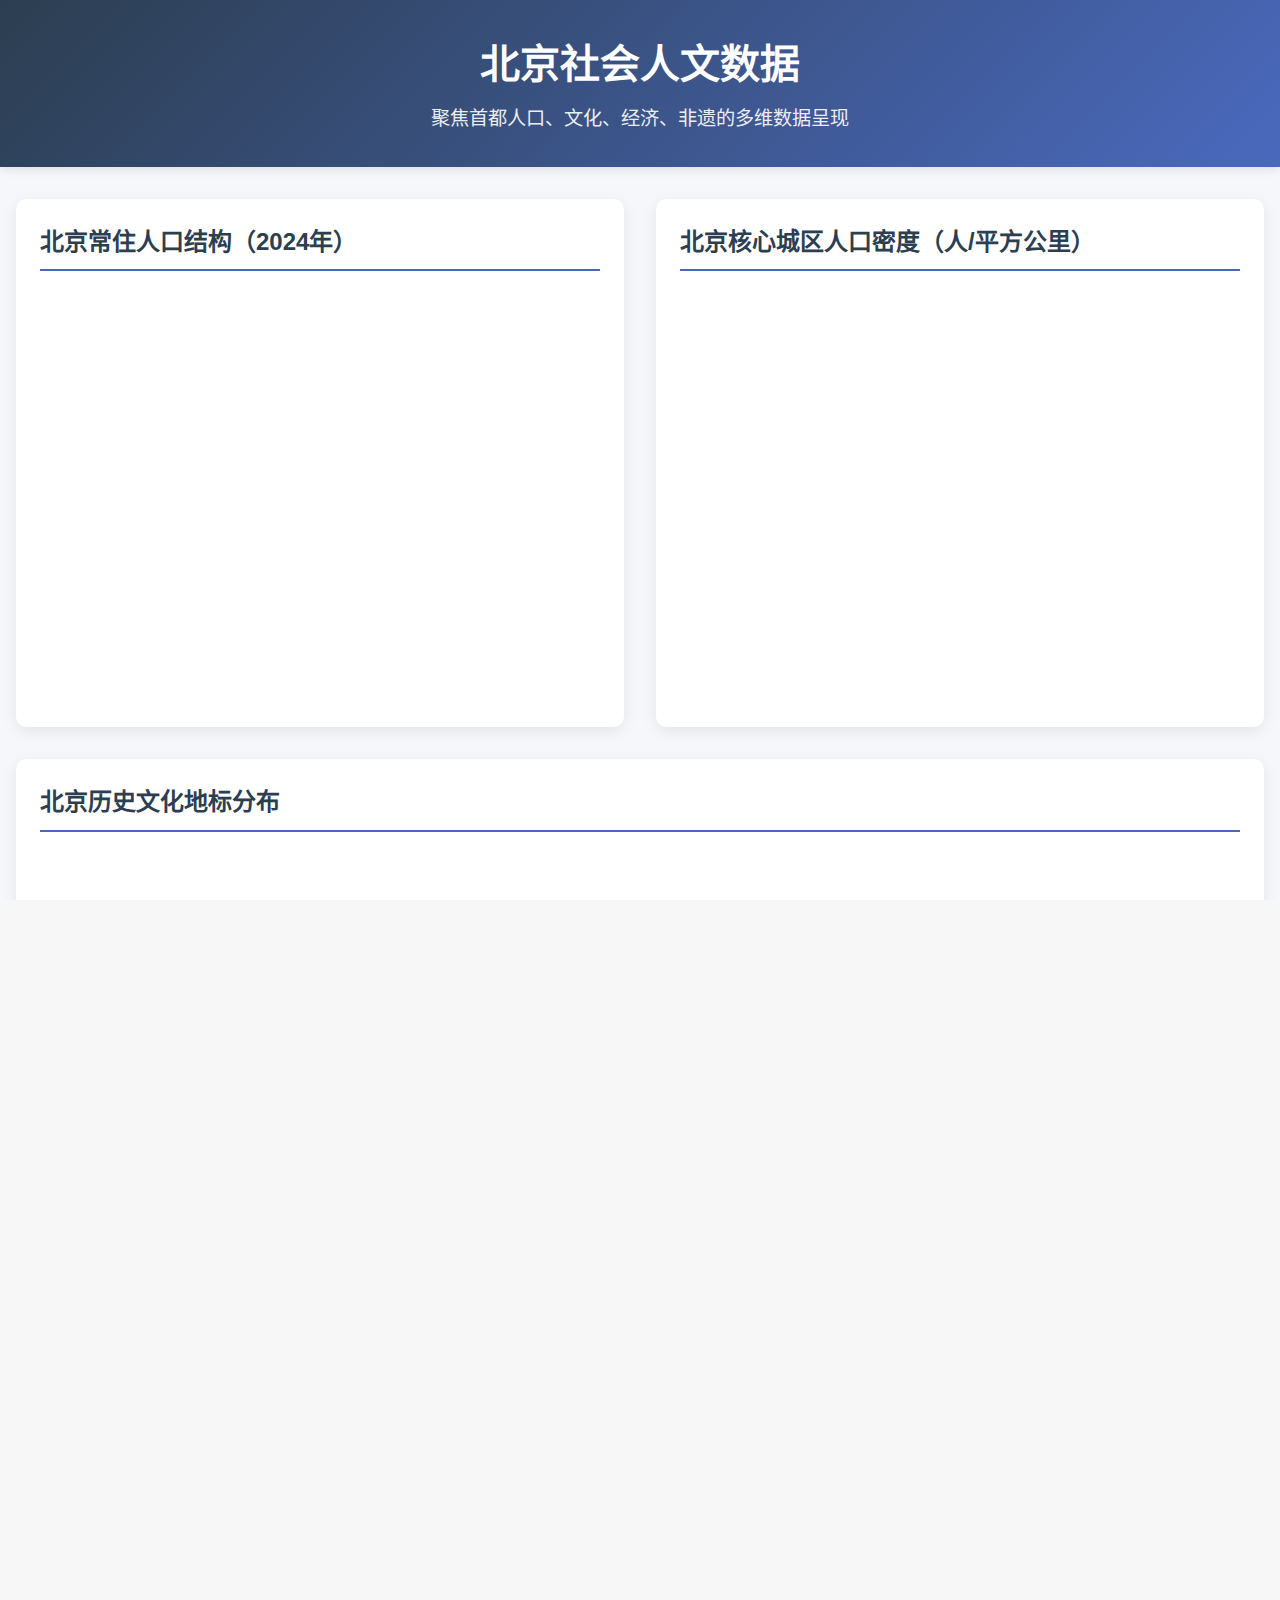
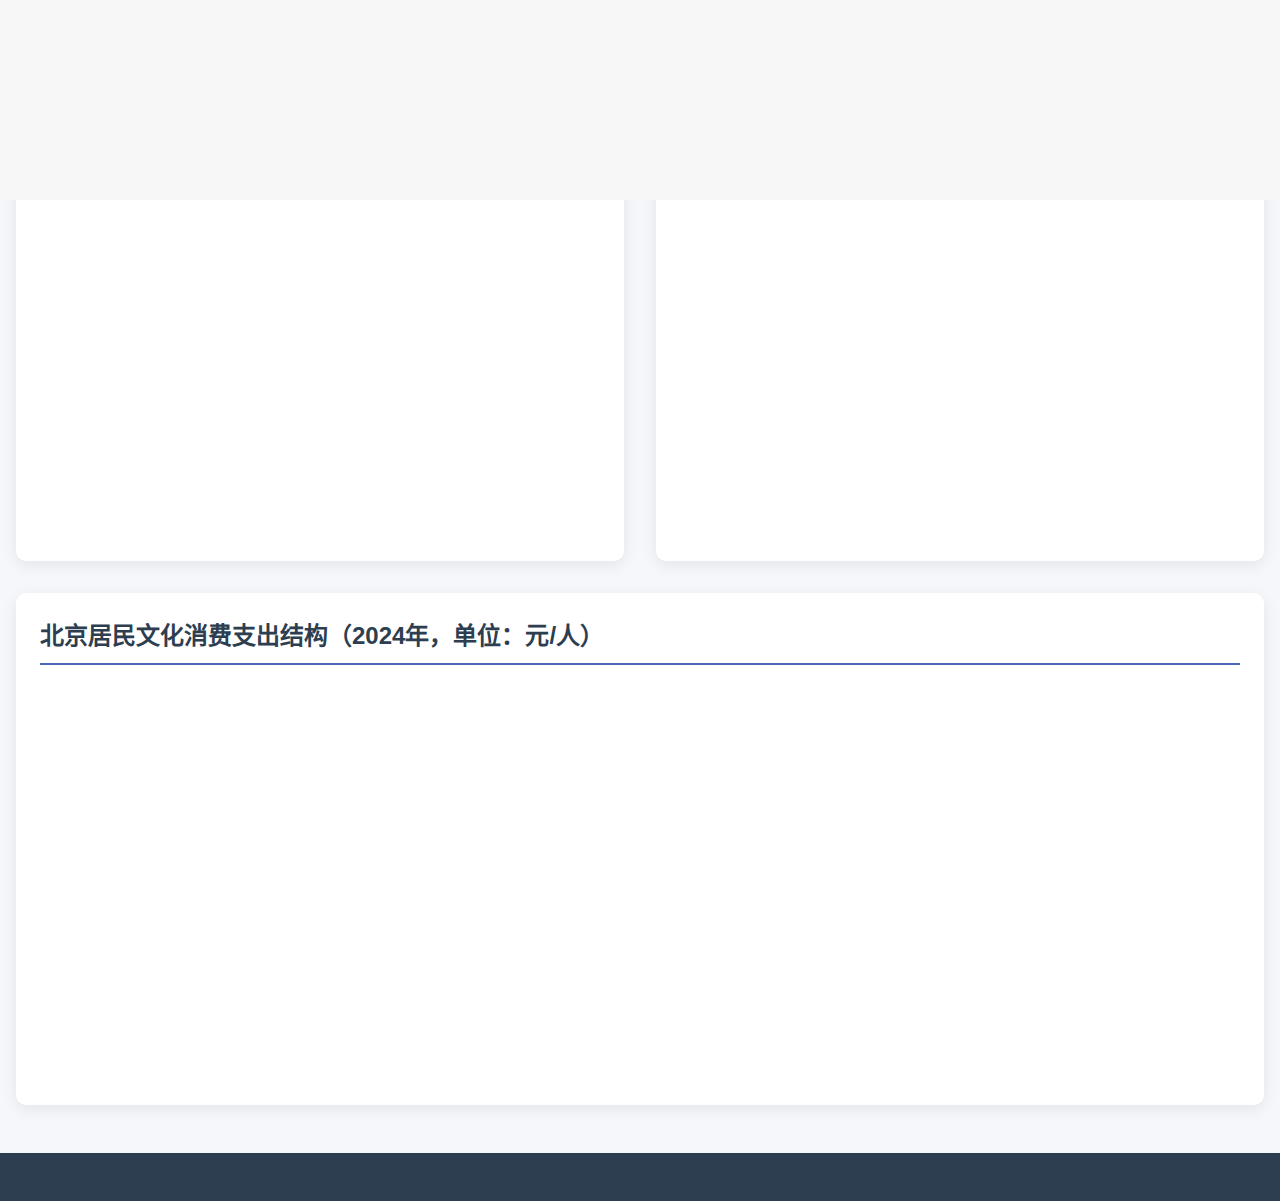
<file: 社会人文.html>
<!DOCTYPE html>
<html lang="zh-CN">
<head>
    <meta charset="UTF-8">
    <meta name="viewport" content="width=device-width, initial-scale=1.0">
    <title>北京社会人文数据可视化</title>
    <link rel="stylesheet" href="./css/css.css">
    <link rel="stylesheet" href="./css/跟踪导航栏.css">
    <script src="https://d3js.org/d3.v7.min.js"></script>
    <style>
        * {
            margin: 0;
            padding: 0;
            box-sizing: border-box;
            font-family: "Microsoft YaHei", Arial, sans-serif;
        }

        body {
            background-color: #f5f7fa;
            color: #333;
            line-height: 1.6;
        }

        header {
            background: linear-gradient(135deg, #2c3e50, #4a69bd);
            color: white;
            padding: 2rem 0;
            text-align: center;
            box-shadow: 0 2px 10px rgba(0,0,0,0.1);
        }

        header h1 {
            font-size: 2.5rem;
            margin-bottom: 0.5rem;
        }

        header p {
            font-size: 1.2rem;
            opacity: 0.9;
        }

        .container {
            max-width: 1400px;
            margin: 2rem auto;
            padding: 0 1rem;
            display: grid;
            grid-template-columns: repeat(2, 1fr);
            gap: 2rem;
        }

        .card {
            background: white;
            border-radius: 10px;
            box-shadow: 0 4px 15px rgba(0,0,0,0.08);
            padding: 1.5rem;
            transition: transform 0.3s ease;
        }

        .card:hover {
            transform: translateY(-5px);
        }

        .card h2 {
            color: #2c3e50;
            margin-bottom: 1rem;
            padding-bottom: 0.5rem;
            border-bottom: 2px solid #4a69bd;
            font-size: 1.5rem;
        }

        .full-width-card {
            grid-column: 1 / -1;
        }

        .chart-container {
            width: 100%;
            height: 400px;
            margin-top: 1rem;
        }

        .legend {
            display: flex;
            flex-wrap: wrap;
            gap: 1rem;
            margin-top: 1rem;
            justify-content: center;
        }

        .legend-item {
            display: flex;
            align-items: center;
            gap: 0.5rem;
        }

        .legend-color {
            width: 15px;
            height: 15px;
            border-radius: 3px;
        }

        table {
            width: 100%;
            border-collapse: collapse;
            margin-top: 1rem;
        }

        th, td {
            padding: 0.8rem;
            text-align: left;
            border-bottom: 1px solid #e0e0e0;
        }

        th {
            background-color: #f0f4f8;
            color: #2c3e50;
        }

        tr:hover {
            background-color: #f8f9fa;
        }

        footer {
            background-color: #2c3e50;
            color: white;
            text-align: center;
            padding: 1.5rem 0;
            margin-top: 3rem;
        }

        /* 响应式布局 */
        @media (max-width: 768px) {
            .container {
                grid-template-columns: 1fr;
            }

            header h1 {
                font-size: 2rem;
            }

            .chart-container {
                height: 300px;
            }
        }
    </style>
</head>
<body>
<!-- 过度动画 -->
    <div class="loading">
        <svg viewbox='0 0 50 50'>
            <circle r='25' cx='25' cy='25'></circle>
        </svg>
        <p>LOADING</p>
    </div>
    <!-- <p onclick="loading.in('./page2.html')" class="title">dasd </p> -->
    <!-- 在 <body> 内任意位置添加测试按钮 -->


    <script>
        // JIEJOE produce
        // b站主页：https://space.bilibili.com/3546390319860710
        const loading = {
            container: document.querySelector(".loading"),
            in(target) {
                this.container.classList.remove("loading_out");
                setTimeout(() => {
                    window.location.href = target;
                }, 1000)
            },
            out() {
                this.container.classList.add("loading_out");
            }
        };
        window.addEventListener("load", () => {
            loading.out();
        })
    </script>

    <!-- 过度动画 -->

    <header>
        <h1>北京社会人文数据</h1>
        <p>聚焦首都人口、文化、经济、非遗的多维数据呈现</p>
    </header>

    <div class="container">
        <!-- 卡片1：北京常住人口结构（饼图） -->
        <div class="card">
            <h2>北京常住人口结构（2024年）</h2>
            <div class="chart-container" id="populationPie"></div>
            <div class="legend" id="populationLegend"></div>
        </div>

        <!-- 卡片2：北京核心城区人口密度（柱状图） -->
        <div class="card">
            <h2>北京核心城区人口密度（人/平方公里）</h2>
            <div class="chart-container" id="densityBar"></div>
        </div>

        <!-- 卡片3：北京历史文化地标分布（SVG + D3力导向图） -->
        <div class="card full-width-card">
            <h2>北京历史文化地标分布</h2>
            <div class="chart-container" id="landmarkForce"></div>
            <table>
                <thead>
                    <tr>
                        <th>地标名称</th>
                        <th>所属区域</th>
                        <th>历史年代</th>
                        <th>保护级别</th>
                    </tr>
                </thead>
                <tbody>
                    <tr>
                        <td>故宫博物院</td>
                        <td>东城区</td>
                        <td>明代</td>
                        <td>全国重点文物保护单位</td>
                    </tr>
                    <tr>
                        <td>八达岭长城</td>
                        <td>延庆区</td>
                        <td>明代</td>
                        <td>全国重点文物保护单位</td>
                    </tr>
                    <tr>
                        <td>天坛公园</td>
                        <td>东城区</td>
                        <td>明代</td>
                        <td>全国重点文物保护单位</td>
                    </tr>
                    <tr>
                        <td>颐和园</td>
                        <td>海淀区</td>
                        <td>清代</td>
                        <td>全国重点文物保护单位</td>
                    </tr>
                    <tr>
                        <td>明十三陵</td>
                        <td>昌平区</td>
                        <td>明代</td>
                        <td>全国重点文物保护单位</td>
                    </tr>
                </tbody>
            </table>
        </div>

        <!-- 卡片4：北京支柱产业产值（折线图） -->
        <div class="card">
            <h2>北京支柱产业年产值趋势（2020-2024）</h2>
            <div class="chart-container" id="industryLine"></div>
            <div class="legend" id="industryLegend"></div>
        </div>

        <!-- 卡片5：北京非物质文化遗产数量（环形图） -->
        <div class="card">
            <h2>北京非物质文化遗产类别分布</h2>
            <div class="chart-container" id="heritageRing"></div>
        </div>

        <!-- 卡片6：北京居民文化消费支出（分组柱状图） -->
        <div class="card full-width-card">
            <h2>北京居民文化消费支出结构（2024年，单位：元/人）</h2>
            <div class="chart-container" id="consumptionBar"></div>
        </div>
    </div>

        <!-- 底边导航栏 -->
    <div class="bor">
        <div class="nav1">
            <ul>
                <li><a onclick="loading.in('./index.html')" style="cursor: pointer;">首页</a></li>
                <li><a onclick="loading.in('./北京城建.html')" style="cursor: pointer;">城市建设</a></li>
                <li><a onclick="loading.in('./社会人文.html')" style="cursor: pointer;">社会人文</a></li>
                <li><a onclick="loading.in('./自然环境.html')" style="cursor: pointer;">自然环境</a></li>
                <li><a onclick="loading.in('./环境演化.html')" style="cursor: pointer;">环境演化</a></li>
                <li><a onclick="loading.in('./城市演变.html')" style="cursor: pointer;">城市演变</a></li>
                <div class="nav-box"></div>
            </ul>
        </div>
    </div>

        <script>
        const header = document.querySelector('header');
        const img = document.querySelector('.img');
        let scrollDistance = 0;
        let requestId = null;
        function updateHeaderClipPath() {
            const clipPathValue = `polygon(0 0, 100% 0%, 100% ${(scrollDistance <= 600) ? 100 - ((scrollDistance / 600) * 60) : 75}%, 0 100%)`;
            header.style.clipPath = clipPathValue;
            const scaleValue = 1 + ((scrollDistance / 600) * 1);
            img.style.transform = `scale(${scaleValue})`;
            const opacityValue = (scrollDistance / 600);
        }
        function scrollHandler(event) {
            if (event.deltaY < 0) {
                scrollDistance = Math.max(0, scrollDistance + event.deltaY);
            } else {
                scrollDistance = Math.min(600, scrollDistance + event.deltaY);
            }
            if (!requestId) {
                requestId = window.requestAnimationFrame(() => {
                    updateHeaderClipPath();
                    requestId = null;
                });
            }
        }
        window.addEventListener('wheel', scrollHandler);


    </script>

    <script src="./JS/跟踪导航栏.js"></script>
    <!-- 底边导航栏 -->

    <footer>
        <p></p>
    </footer>

    <script>
        // 1. 常住人口结构饼图
        const populationData = [
            { name: "城镇人口", value: 1890, color: "#4a69bd" },
            { name: "乡村人口", value: 285, color: "#60a3bc" },
            { name: "外来常住人口", value: 735, color: "#82ccdd" },
            { name: "本地户籍人口", value: 1425, color: "#b8e986" }
        ];

        const pieSvg = d3.select("#populationPie")
            .append("svg")
            .attr("width", "100%")
            .attr("height", "100%")
            .append("g")
            .attr("transform", "translate(" + (document.getElementById("populationPie").offsetWidth / 2) + "," + (document.getElementById("populationPie").offsetHeight / 2) + ")");

        const pie = d3.pie().value(d => d.value);
        const arc = d3.arc().innerRadius(0).outerRadius(100);
        const outerArc = d3.arc().innerRadius(120).outerRadius(120);

        const piePaths = pieSvg.selectAll("path")
            .data(pie(populationData))
            .enter()
            .append("path")
            .attr("d", arc)
            .attr("fill", d => d.data.color)
            .attr("stroke", "white")
            .style("stroke-width", "2px")
            .style("opacity", 0.8);

        // 饼图图例
        const legend = d3.select("#populationLegend");
        populationData.forEach(d => {
            legend.append("div")
                .attr("class", "legend-item")
                .append("div")
                .attr("class", "legend-color")
                .style("background-color", d.color);
            legend.selectAll(".legend-item:last-child")
                .append("span")
                .text(d.name + "：" + d.value + " 万人");
        });

        // 2. 核心城区人口密度柱状图
        const densityData = [
            { district: "东城区", density: 21500 },
            { district: "西城区", density: 25800 },
            { district: "朝阳区", density: 14200 },
            { district: "海淀区", density: 9800 },
            { district: "丰台区", density: 8500 },
            { district: "石景山区", density: 6300 }
        ];

        const barSvg = d3.select("#densityBar")
            .append("svg")
            .attr("width", "100%")
            .attr("height", "100%");

        const margin = { top: 20, right: 20, bottom: 50, left: 60 };
        const barWidth = document.getElementById("densityBar").offsetWidth - margin.left - margin.right;
        const barHeight = document.getElementById("densityBar").offsetHeight - margin.top - margin.bottom;

        const barG = barSvg.append("g")
            .attr("transform", `translate(${margin.left}, ${margin.top})`);

        const xScale = d3.scaleBand()
            .domain(densityData.map(d => d.district))
            .range([0, barWidth])
            .padding(0.1);

        const yScale = d3.scaleLinear()
            .domain([0, d3.max(densityData, d => d.density) + 2000])
            .range([barHeight, 0]);

        // 绘制柱状图
        barG.selectAll("rect")
            .data(densityData)
            .enter()
            .append("rect")
            .attr("x", d => xScale(d.district))
            .attr("y", d => yScale(d.density))
            .attr("width", xScale.bandwidth())
            .attr("height", d => barHeight - yScale(d.density))
            .attr("fill", "#4a69bd")
            .style("opacity", 0.8);

        // 坐标轴
        barG.append("g")
            .attr("transform", `translate(0, ${barHeight})`)
            .call(d3.axisBottom(xScale))
            .selectAll("text")
            .attr("transform", "rotate(-45)")
            .style("text-anchor", "end");

        barG.append("g")
            .call(d3.axisLeft(yScale));

        // 添加坐标轴标签
        barG.append("text")
            .attr("x", barWidth / 2)
            .attr("y", barHeight + margin.bottom - 10)
            .style("text-anchor", "middle")
            .text("城区名称");

        barG.append("text")
            .attr("transform", "rotate(-90)")
            .attr("y", -margin.left + 20)
            .attr("x", -barHeight / 2)
            .style("text-anchor", "middle")
            .text("人口密度（人/平方公里）");

        // 3. 历史文化地标力导向图
        const landmarkNodes = [
            { id: 1, name: "故宫", group: 1, size: 20 },
            { id: 2, name: "八达岭长城", group: 1, size: 18 },
            { id: 3, name: "天坛", group: 1, size: 16 },
            { id: 4, name: "颐和园", group: 1, size: 16 },
            { id: 5, name: "明十三陵", group: 1, size: 14 },
            { id: 6, name: "南锣鼓巷", group: 2, size: 12 },
            { id: 7, name: "烟袋斜街", group: 2, size: 10 },
            { id: 8, name: "国子监", group: 2, size: 10 },
            { id: 9, name: "雍和宫", group: 1, size: 14 },
            { id: 10, name: "圆明园", group: 1, size: 12 }
        ];

        const landmarkLinks = [
            { source: 1, target: 3, value: 1 },
            { source: 1, target: 9, value: 1 },
            { source: 2, target: 5, value: 1 },
            { source: 4, target: 10, value: 1 },
            { source: 6, target: 7, value: 1 },
            { source: 6, target: 8, value: 1 },
            { source: 1, target: 4, value: 1 }
        ];

        const forceSvg = d3.select("#landmarkForce")
            .append("svg")
            .attr("width", "100%")
            .attr("height", "100%");

        const forceG = forceSvg.append("g");

        // 力导向图配置
        const simulation = d3.forceSimulation(landmarkNodes)
            .force("link", d3.forceLink(landmarkLinks).id(d => d.id).distance(100))
            .force("charge", d3.forceManyBody().strength(-200))
            .force("center", d3.forceCenter(
                document.getElementById("landmarkForce").offsetWidth / 2,
                document.getElementById("landmarkForce").offsetHeight / 2
            ));

        // 绘制连线
        const links = forceG.selectAll("line")
            .data(landmarkLinks)
            .enter()
            .append("line")
            .attr("stroke", "#b0bEC5")
            .attr("stroke-width", 1);

        // 绘制节点
        const nodes = forceG.selectAll("circle")
            .data(landmarkNodes)
            .enter()
            .append("circle")
            .attr("r", d => d.size)
            .attr("fill", d => d.group === 1 ? "#4a69bd" : "#82ccdd")
            .call(d3.drag()
                .on("start", dragstarted)
                .on("drag", dragged)
                .on("end", dragended));

        // 节点文字
        const nodeTexts = forceG.selectAll("text")
            .data(landmarkNodes)
            .enter()
            .append("text")
            .text(d => d.name)
            .attr("font-size", 12)
            .attr("dx", d => d.size + 5)
            .attr("dy", 4);

        // 拖拽事件
        function dragstarted(event) {
            if (!event.active) simulation.alphaTarget(0.3).restart();
            event.subject.fx = event.subject.x;
            event.subject.fy = event.subject.y;
        }

        function dragged(event) {
            event.subject.fx = event.x;
            event.subject.fy = event.y;
        }

        function dragended(event) {
            if (!event.active) simulation.alphaTarget(0);
            event.subject.fx = null;
            event.subject.fy = null;
        }

        // 更新力导向图位置
        simulation.on("tick", () => {
            links
                .attr("x1", d => d.source.x)
                .attr("y1", d => d.source.y)
                .attr("x2", d => d.target.x)
                .attr("y2", d => d.target.y);

            nodes
                .attr("cx", d => d.x)
                .attr("cy", d => d.y);

            nodeTexts
                .attr("x", d => d.x)
                .attr("y", d => d.y);
        });

        // 4. 支柱产业产值折线图
        const industryData = [
            { year: 2020, tech: 1050, finance: 890, culture: 380, tourism: 250 },
            { year: 2021, tech: 1180, finance: 950, culture: 420, tourism: 320 },
            { year: 2022, tech: 1320, finance: 1020, culture: 480, tourism: 380 },
            { year: 2023, tech: 1480, finance: 1100, culture: 550, tourism: 450 },
            { year: 2024, tech: 1650, finance: 1200, culture: 630, tourism: 520 }
        ];

        const industryKeys = ["tech", "finance", "culture", "tourism"];
        const industryNames = ["信息技术产业", "金融服务业", "文化创意产业", "旅游产业"];
        const industryColors = ["#4a69bd", "#60a3bc", "#82ccdd", "#b8e986"];

        const lineSvg = d3.select("#industryLine")
            .append("svg")
            .attr("width", "100%")
            .attr("height", "100%");

        const lineMargin = { top: 20, right: 20, bottom: 50, left: 60 };
        const lineWidth = document.getElementById("industryLine").offsetWidth - lineMargin.left - lineMargin.right;
        const lineHeight = document.getElementById("industryLine").offsetHeight - lineMargin.top - lineMargin.bottom;

        const lineG = lineSvg.append("g")
            .attr("transform", `translate(${lineMargin.left}, ${lineMargin.top})`);

        const xLineScale = d3.scaleLinear()
            .domain(d3.extent(industryData, d => d.year))
            .range([0, lineWidth]);

        const yLineScale = d3.scaleLinear()
            .domain([0, d3.max(industryData, d => Math.max(d.tech, d.finance, d.culture, d.tourism)) + 200])
            .range([lineHeight, 0]);

        // 绘制折线
        industryKeys.forEach((key, index) => {
            const line = d3.line()
                .x(d => xLineScale(d.year))
                .y(d => yLineScale(d[key]));

            lineG.append("path")
                .datum(industryData)
                .attr("fill", "none")
                .attr("stroke", industryColors[index])
                .attr("stroke-width", 2)
                .attr("d", line);

            // 数据点
            lineG.selectAll(`.dot-${key}`)
                .data(industryData)
                .enter()
                .append("circle")
                .attr("class", `dot-${key}`)
                .attr("cx", d => xLineScale(d.year))
                .attr("cy", d => yLineScale(d[key]))
                .attr("r", 4)
                .attr("fill", industryColors[index]);
        });

        // 折线图坐标轴
        lineG.append("g")
            .attr("transform", `translate(0, ${lineHeight})`)
            .call(d3.axisBottom(xLineScale).tickFormat(d3.format("d")));

        lineG.append("g")
            .call(d3.axisLeft(yLineScale));

        // 折线图图例
        const industryLegend = d3.select("#industryLegend");
        industryNames.forEach((name, index) => {
            industryLegend.append("div")
                .attr("class", "legend-item")
                .append("div")
                .attr("class", "legend-color")
                .style("background-color", industryColors[index]);
            industryLegend.selectAll(".legend-item:last-child")
                .append("span")
                .text(name);
        });

        // 5. 非物质文化遗产环形图
        const heritageData = [
            { name: "传统技艺", value: 38, color: "#4a69bd" },
            { name: "传统舞蹈", value: 12, color: "#60a3bc" },
            { name: "传统戏剧", value: 15, color: "#82ccdd" },
            { name: "传统美术", value: 25, color: "#b8e986" },
            { name: "民间文学", value: 8, color: "#f6b93b" },
            { name: "传统音乐", value: 10, color: "#e55039" }
        ];

        const ringSvg = d3.select("#heritageRing")
            .append("svg")
            .attr("width", "100%")
            .attr("height", "100%")
            .append("g")
            .attr("transform", "translate(" + (document.getElementById("heritageRing").offsetWidth / 2) + "," + (document.getElementById("heritageRing").offsetHeight / 2) + ")");

        const ring = d3.pie().value(d => d.value);
        const innerArc = d3.arc().innerRadius(60).outerRadius(100);

        ringSvg.selectAll("path")
            .data(ring(heritageData))
            .enter()
            .append("path")
            .attr("d", innerArc)
            .attr("fill", d => d.data.color)
            .attr("stroke", "white")
            .style("stroke-width", "2px")
            .style("opacity", 0.8);

        // 环形图中心文字
        ringSvg.append("text")
            .attr("text-anchor", "middle")
            .attr("font-size", 16)
            .text("总计 108 项")
            .attr("dy", 0);

        ringSvg.append("text")
            .attr("text-anchor", "middle")
            .attr("font-size", 12)
            .text("北京非遗项目")
            .attr("dy", "2em");

        // 6. 居民文化消费支出分组柱状图
        const consumptionData = [
            { type: "文艺演出", urban: 890, rural: 230 },
            { type: "博物馆参观", urban: 650, rural: 180 },
            { type: "图书报刊", urban: 480, rural: 150 },
            { type: "影视娱乐", urban: 720, rural: 210 },
            { type: "非遗体验", urban: 560, rural: 120 },
            { type: "文化培训", urban: 620, rural: 100 }
        ];

        const consumptionSvg = d3.select("#consumptionBar")
            .append("svg")
            .attr("width", "100%")
            .attr("height", "100%");

        const consumptionMargin = { top: 20, right: 20, bottom: 50, left: 60 };
        const consumptionWidth = document.getElementById("consumptionBar").offsetWidth - consumptionMargin.left - consumptionMargin.right;
        const consumptionHeight = document.getElementById("consumptionBar").offsetHeight - consumptionMargin.top - consumptionMargin.bottom;

        const consumptionG = consumptionSvg.append("g")
            .attr("transform", `translate(${consumptionMargin.left}, ${consumptionMargin.top})`);

        // 分组柱状图比例尺
        const xConsumptionScale = d3.scaleBand()
            .domain(consumptionData.map(d => d.type))
            .range([0, consumptionWidth])
            .padding(0.2);

        const xSubScale = d3.scaleBand()
            .domain(["urban", "rural"])
            .range([0, xConsumptionScale.bandwidth()])
            .padding(0.1);

        const yConsumptionScale = d3.scaleLinear()
            .domain([0, d3.max(consumptionData, d => Math.max(d.urban, d.rural)) + 200])
            .range([consumptionHeight, 0]);

        // 绘制分组柱子
        const groups = consumptionG.selectAll("g")
            .data(consumptionData)
            .enter()
            .append("g")
            .attr("transform", d => `translate(${xConsumptionScale(d.type)}, 0)`);

        groups.selectAll("rect")
            .data(d => [
                { key: "urban", value: d.urban, color: "#4a69bd" },
                { key: "rural", value: d.rural, color: "#82ccdd" }
            ])
            .enter()
            .append("rect")
            .attr("x", d => xSubScale(d.key))
            .attr("y", d => yConsumptionScale(d.value))
            .attr("width", xSubScale.bandwidth())
            .attr("height", d => consumptionHeight - yConsumptionScale(d.value))
            .attr("fill", d => d.color);

        // 分组柱状图坐标轴
        consumptionG.append("g")
            .attr("transform", `translate(0, ${consumptionHeight})`)
            .call(d3.axisBottom(xConsumptionScale))
            .selectAll("text")
            .attr("transform", "rotate(-45)")
            .style("text-anchor", "end");

        consumptionG.append("g")
            .call(d3.axisLeft(yConsumptionScale));

        // 分组柱状图图例
        const consumptionLegend = consumptionG.append("g")
            .attr("transform", `translate(${consumptionWidth / 2}, ${consumptionHeight + 30})`)
            .attr("class", "legend");

        consumptionLegend.append("rect")
            .attr("x", -50)
            .attr("y", 0)
            .attr("width", 15)
            .attr("height", 15)
            .attr("fill", "#4a69bd");

        consumptionLegend.append("text")
            .attr("x", -30)
            .attr("y", 12)
            .text("城镇居民")
            .style("font-size", 12);

        consumptionLegend.append("rect")
            .attr("x", 20)
            .attr("y", 0)
            .attr("width", 15)
            .attr("height", 15)
            .attr("fill", "#82ccdd");

        consumptionLegend.append("text")
            .attr("x", 40)
            .attr("y", 12)
            .text("农村居民")
            .style("font-size", 12);
    </script>
</body>
</html>
</file>
<file: css/跟踪导航栏.css>
.nav1 {
            width: 1200px;
            height: 70px;
            position: fixed;
            box-shadow: 0 5px 20px rgba(0, 0, 0, 0.5);
            border-radius: 10px;
            background-color: #fff;
            bottom: -90px; /* 默认隐藏（超出底部90px） */
            left: 50%;
            transform: translateX(-50%);
            z-index: 1000;
            transition: bottom 0.5s ease; /* 平滑滑出动画 */
            list-style: none;
            padding: 0;
            margin: 0;
            text-decoration: none;
        }

        /* 滑出状态的类 */
        .nav1.show {
            bottom: 20px; /* 滑出后的位置 */
        }

        .nav1 ul {
            width: 100%;
            height: 100%;
            display: flex;
            align-items: center;
            list-style: none;
            padding: 0;
            margin: 0;
            text-decoration: none;
        }

        .nav1 ul .nav-box {
            position: absolute;
            bottom: 0;
            left: 0;
            width: calc(100% / 6);
            height: 10px;
            border-radius: 2px;
            transition: 0.5s;
        }

        .nav1 ul li {
            width: 100%;
            text-align: center;
            list-style: none;
            padding: 0;
            margin: 0;
            text-decoration: none;
        }

        .nav1 ul li a {
            color: rgb(70, 100, 180);
            font: 100 30px '优设标题黑';
            display: block;
            width: 100%;
            height: 100%;
            line-height: 70px;
            text-decoration: none;
            transition: color 0.3s;
        }

        /* 鼠标悬停在菜单项上时变色 */
        .nav1 ul li a:hover {
            color: #333;
        }

        /* 导航下划线动画 */
        .nav1 ul li:nth-child(1):hover~.nav-box {
            left: calc(100% / 6 * 0);
            background-color: rgb(250, 190, 250);
        }

        .nav1 ul li:nth-child(2):hover~.nav-box {
            left: calc(100% / 6 * 1);
            background-color: red;
        }

        .nav1 ul li:nth-child(3):hover~.nav-box {
            left: calc(100% / 6 * 2);
            background-color: #d18df8;
        }

        .nav1 ul li:nth-child(4):hover~.nav-box {
            left: calc(100% / 6 * 3);
            background-color: #ffb1b1;
        }

        .nav1 ul li:nth-child(5):hover~.nav-box {
            left: calc(100% / 6 * 4);
            background-color: #8da1f8;
        }

        .nav1 ul li:nth-child(6):hover~.nav-box {
            left: calc(100% / 6 * 5);
            background-color: #7df88e;
        }

        /* 响应式调整：小屏幕适配 */
        @media (max-width: 1200px) {
            .nav1 {
                width: 90%;
            }
            .nav1 ul li a {
                font-size: 24px;
            }
        }
</file>
<file: css/css.css>
.loading {
    position: fixed;
    flex-direction: column;
    top: 0;
    left: 0;
    width: 100%;
    height: 100vh;
    background-color: #f7f7f7;
    z-index: 100000000;
    transition: 1s ease;
    /*  */
    display: flex;
    justify-content: center;
    align-items: center;

}

.loading svg {
    width: 5rem;
    margin-bottom: 2rem;
    overflow: visible;
    transition: 0.3s ease;
}

.loading svg circle {
    fill: none;
    stroke: #171717;
    stroke-width: 12;
    stroke-dasharray: 160;
    stroke-dashoffset: 160;
    transform-origin: center;
    animation: circle_rotate 3s ease-in infinite;
}

@keyframes circle_rotate {
    0% {
        transform: rotate(0deg);
        stroke-dashoffset: 160;
    }

    100% {
        transform: rotate(360deg);
        stroke-dashoffset: -160;
    }
}

.loading p {
    font-family: sans-serif;
    font-size: 2rem;
    color: #171717;
    font-weight: 900;
    transition: 0.3s ease;
}

.loading_out {
    transform: translateY(100%);
}

.loading_out svg,
.loading_out p {
    opacity: 0;
}



/* 侧边导航 */
</file>
